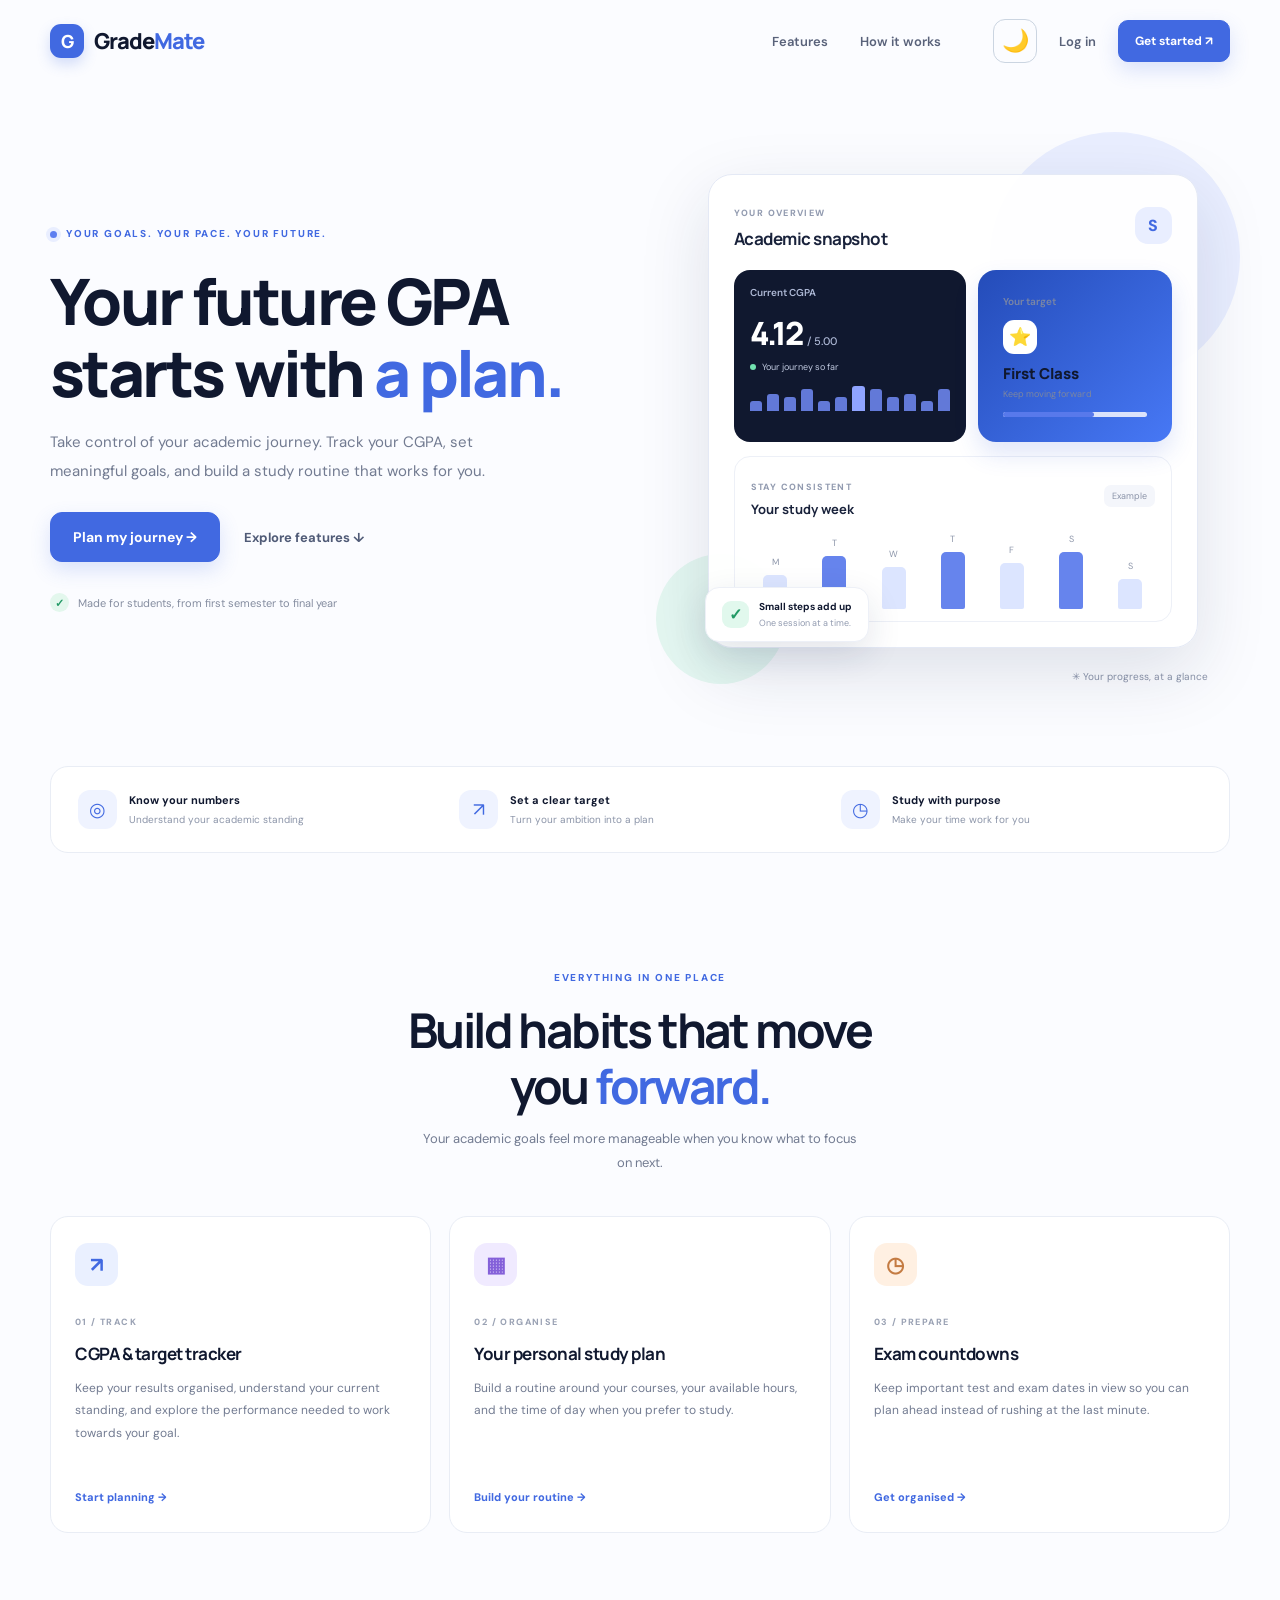
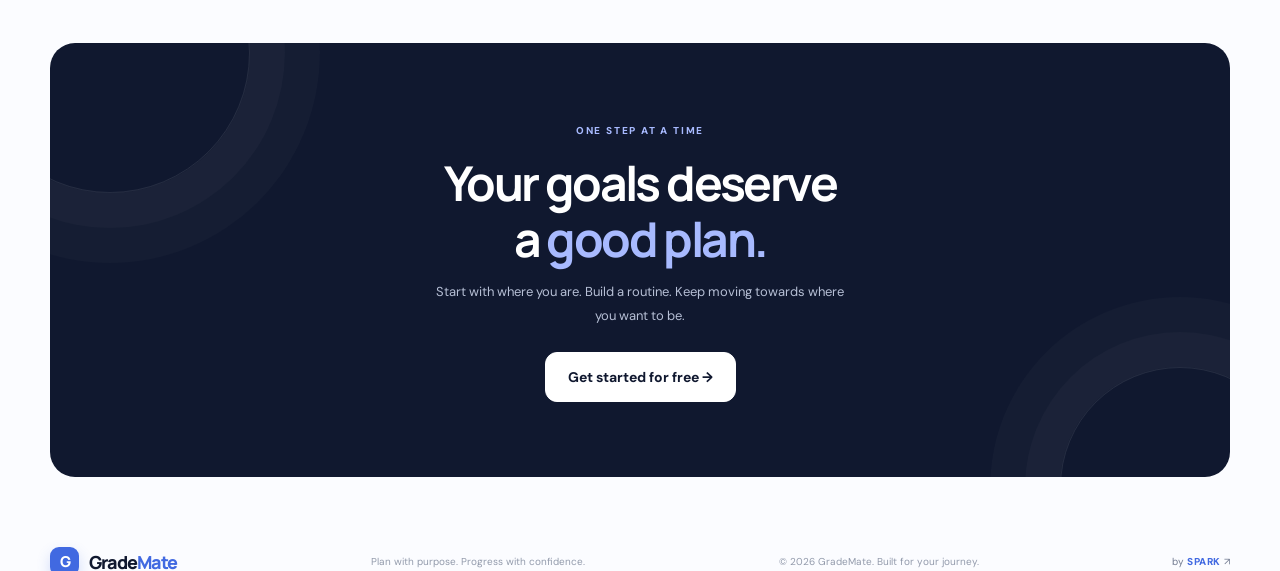
<file: index.html>
<!DOCTYPE html>
<html lang="en">
<head>
    <meta charset="UTF-8">
    <meta name="viewport" content="width=device-width, initial-scale=1.0">
    <meta http-equiv="refresh" content="0; url=landingpage.html">
    <title>GradeMate</title>
</head>
<body>
    <p>Opening GradeMate...</p>
    <a href="landingpage.html">Open GradeMate</a>
</body>
</html>
</file>
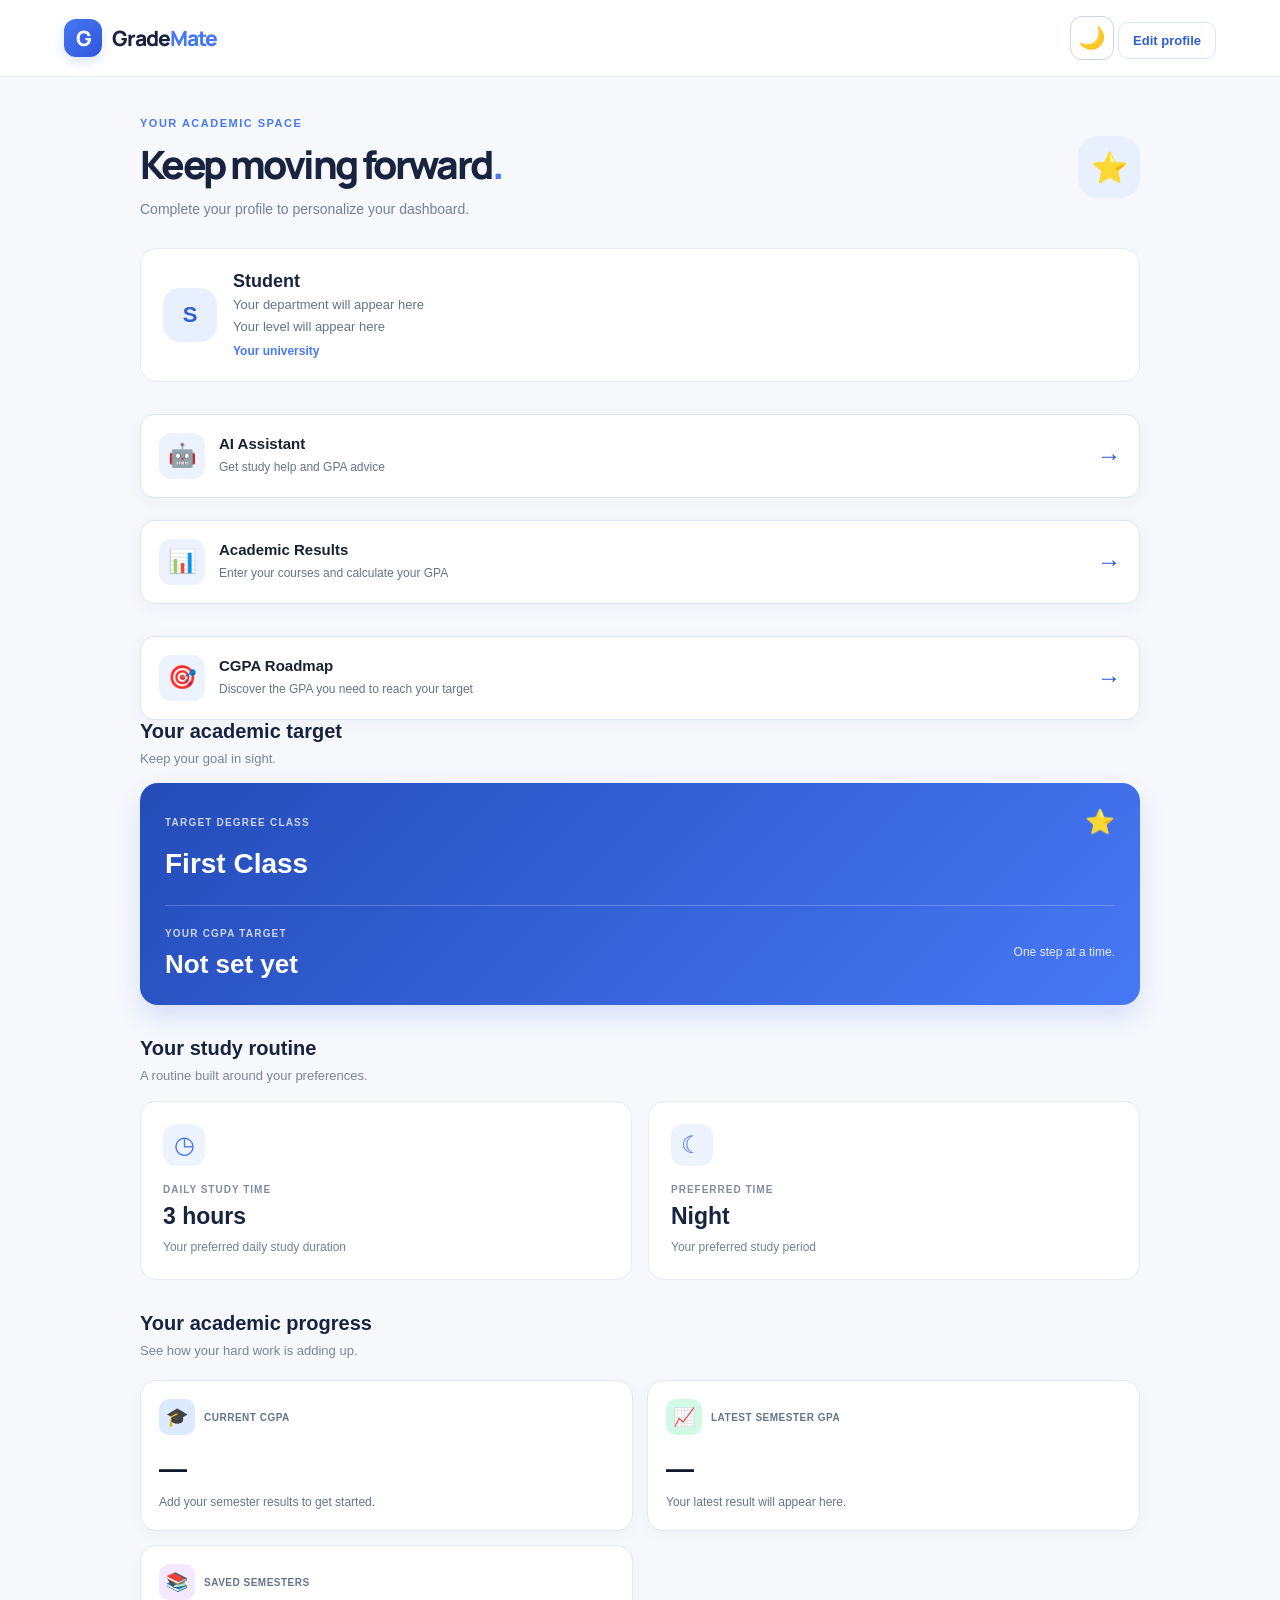
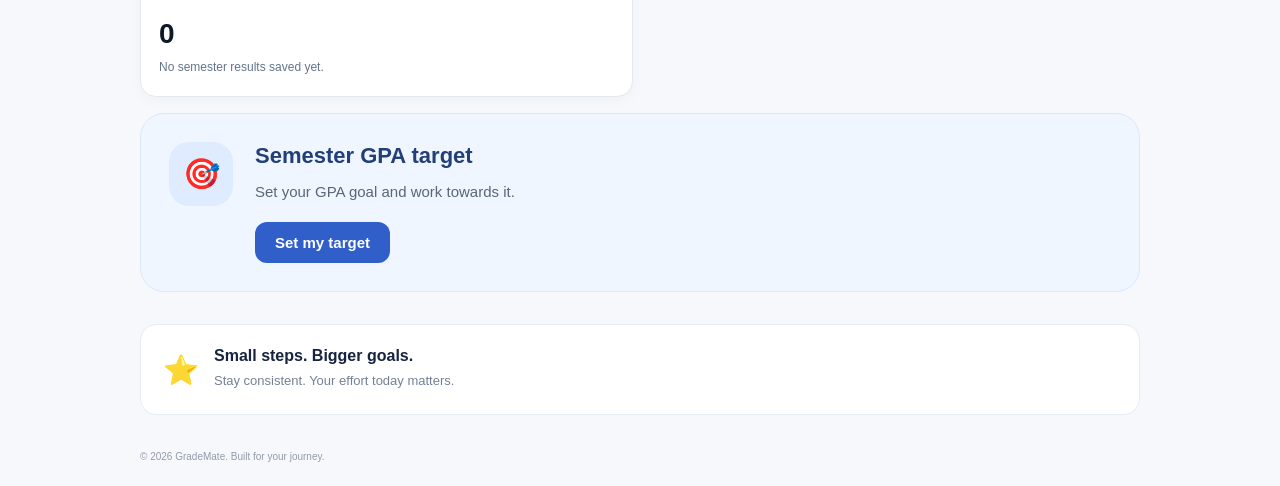
<file: dashboardpage.html>
<!DOCTYPE html>
<html lang="en">
<head>
    <meta charset="UTF-8">
    <meta name="viewport" content="width=device-width, initial-scale=1.0">
    <title>Dashboard | GradeMate</title>
    <link rel="stylesheet" href="style.css">
    <script src="script.js" defer></script>
</head>

<body class="dashboard-page">

    
<header class="dashboard-header">
    <a href="landingpage.html" class="brand">
        <span class="brand-icon">G</span>
        <span>Grade<span class="brand-highlight">Mate</span></span>
    </a>

    <div class="dashboard-header-actions">
        <button
            type="button"
            class="theme-toggle"
            id="themeToggle"
            aria-label="Switch to dark mode"
            aria-pressed="false"
        >
            <span id="themeIcon" aria-hidden="true">🌙</span>
        </button>

        <a href="onboardingpage.html" class="dashboard-edit-link">
            Edit profile
        </a>
    </div>
</header>

    <main class="dashboard-main">

        <section class="dashboard-welcome">
            <div>
                <span class="dashboard-eyebrow">YOUR ACADEMIC SPACE</span>
                <h1>Keep moving forward<span class="welcome-dot">.</span></h1>
                <p id="dashboardSubtitle">
                    Your academic journey, organized in one place.
                </p>
            </div>
            <div class="welcome-symbol">⭐</div>
        </section>

        <section class="dashboard-profile">
            <div class="profile-avatar" id="profileAvatar">S</div>
            <div class="profile-details">
                <h2 id="studentName">Student</h2>
                <p id="studentCourse">Your department will appear here</p>
                <p id="dashboardStudentLevel">Your level will appear here</p>
                <span id="studentSchool" class="profile-school">
                    Your university
                </span>
            </div>
        </section>

        <!-- Academic Results Button -->
        
        <a href="assistantpage.html" class="dashboard-results-button">
    <span class="dashboard-results-icon">🤖</span>
    <span class="dashboard-results-text">
        <strong>AI Assistant</strong>
        <small>Get study help and GPA advice</small>
    </span>
    <span class="dashboard-results-arrow">→</span>
</a>
        <section class="dashboard-section dashboard-results-section">
            <a href="academicresultspage.html" class="dashboard-results-button">
                <span class="dashboard-results-icon">📊</span>

                <span class="dashboard-results-text">
                    <strong>Academic Results</strong>
                    <small>Enter your courses and calculate your GPA</small>
                </span>

                <span class="dashboard-results-arrow">→</span>
            </a>
        </section>
        
         <a href="cgparoadmappage.html" class="dashboard-results-button">
    <span class="dashboard-results-icon">🎯</span>
    <span class="dashboard-results-text">
        <strong>CGPA Roadmap</strong>
        <small>Discover the GPA you need to reach your target</small>
    </span>
    <span class="dashboard-results-arrow">→</span>
</a>

        <section class="dashboard-section">
            <div class="dashboard-section-title">
                <div>
                    <h2>Your academic target</h2>
                    <p>Keep your goal in sight.</p>
                </div>
            </div>

            <div class="target-card">
                <div class="target-card-top">
                    <span class="target-label">TARGET DEGREE CLASS</span>
                    <span class="target-star">⭐</span>
                </div>

                <h3 id="dashboardTargetClass">First Class</h3>

                <div class="target-cgpa-row">
                    <div>
                        <span class="target-label">YOUR CGPA TARGET</span>
                        <p id="dashboardTargetCgpa" class="target-cgpa">
                            Not set yet
                        </p>
                    </div>
                    <div class="target-note">
                        <span>One step at a time.</span>
                    </div>
                </div>
            </div>
        </section>

        <section class="dashboard-section">
            <div class="dashboard-section-title">
                <div>
                    <h2>Your study routine</h2>
                    <p>A routine built around your preferences.</p>
                </div>
            </div>

            <div class="routine-grid">
                <article class="routine-card">
                    <span class="routine-icon">◷</span>
                    <p class="routine-label">DAILY STUDY TIME</p>
                    <h3 id="dashboardStudyHours">3 hours</h3>
                    <p class="routine-description">
                        Your preferred daily study duration
                    </p>
                </article>

                <article class="routine-card">
                    <span class="routine-icon">☾</span>
                    <p class="routine-label">PREFERRED TIME</p>
                    <h3 id="dashboardStudyTime">Night</h3>
                    <p class="routine-description">
                        Your preferred study period
                    </p>
                </article>
            </div>
        </section>

        
<section class="dashboard-section">
    <div class="dashboard-section-title">
        <div>
            <h2>Your academic progress</h2>
            <p>See how your hard work is adding up.</p>
        </div>
    </div>

    <div class="academic-overview-grid">

        <article class="academic-overview-card">
            <div class="overview-card-top">
                <span class="overview-icon cgpa-icon">🎓</span>
                <span class="overview-label">CURRENT CGPA</span>
            </div>
            <h3 id="dashboardCurrentCgpa">—</h3>
            <p id="dashboardCgpaNote">
                Add your semester results to get started.
            </p>
        </article>

        <article class="academic-overview-card">
            <div class="overview-card-top">
                <span class="overview-icon gpa-icon">📈</span>
                <span class="overview-label">LATEST SEMESTER GPA</span>
            </div>
            <h3 id="dashboardLatestGpa">—</h3>
            <p id="dashboardLatestGpaNote">
                Your latest result will appear here.
            </p>
        </article>

        <article class="academic-overview-card">
            <div class="overview-card-top">
                <span class="overview-icon semesters-icon">📚</span>
                <span class="overview-label">SAVED SEMESTERS</span>
            </div>
            <h3 id="dashboardSavedSemesters">0</h3>
            <p id="dashboardSemestersNote">
                No semester results saved yet.
            </p>
        </article>

    </div>
    
    
<article class="dashboard-target-tracker semester-target-card">
    <div class="semester-target-icon">🎯</div>

    <div class="semester-target-content">
        <h3>Semester GPA target</h3>
        <p id="dashboardSemesterTarget">
            Set your GPA goal and work towards it.
        </p>

        <button type="button" id="toggleSemesterTarget"
            class="semester-target-button">
            Set my target
        </button>

        <form id="semesterTargetForm" class="semester-target-form" hidden>
            <label for="targetSemester">Choose semester</label>
            <select id="targetSemester" required>
                <option value="First Semester">1st Semester</option>
                <option value="Second Semester">2nd Semester</option>
            </select>

            <label for="targetGpa">Your target GPA (0–5)</label>
            <input type="number" id="targetGpa"
                min="0" max="5" step="0.01"
                placeholder="e.g. 4.50" required>

            <button type="submit" class="semester-target-button">
                Save target
            </button>

            <p id="semesterTargetMessage" role="status"></p>
        </form>
    </div>
</article>
</section>

        <section class="dashboard-footer-card">
            <span class="footer-spark">⭐</span>
            <div>
                <h3>Small steps. Bigger goals.</h3>
                <p>Stay consistent. Your effort today matters.</p>
            </div>
        </section>

    </main>

    <footer class="auth-footer">
        © 2026 GradeMate. Built for your journey.
    </footer>

</body>
</html>
</file>
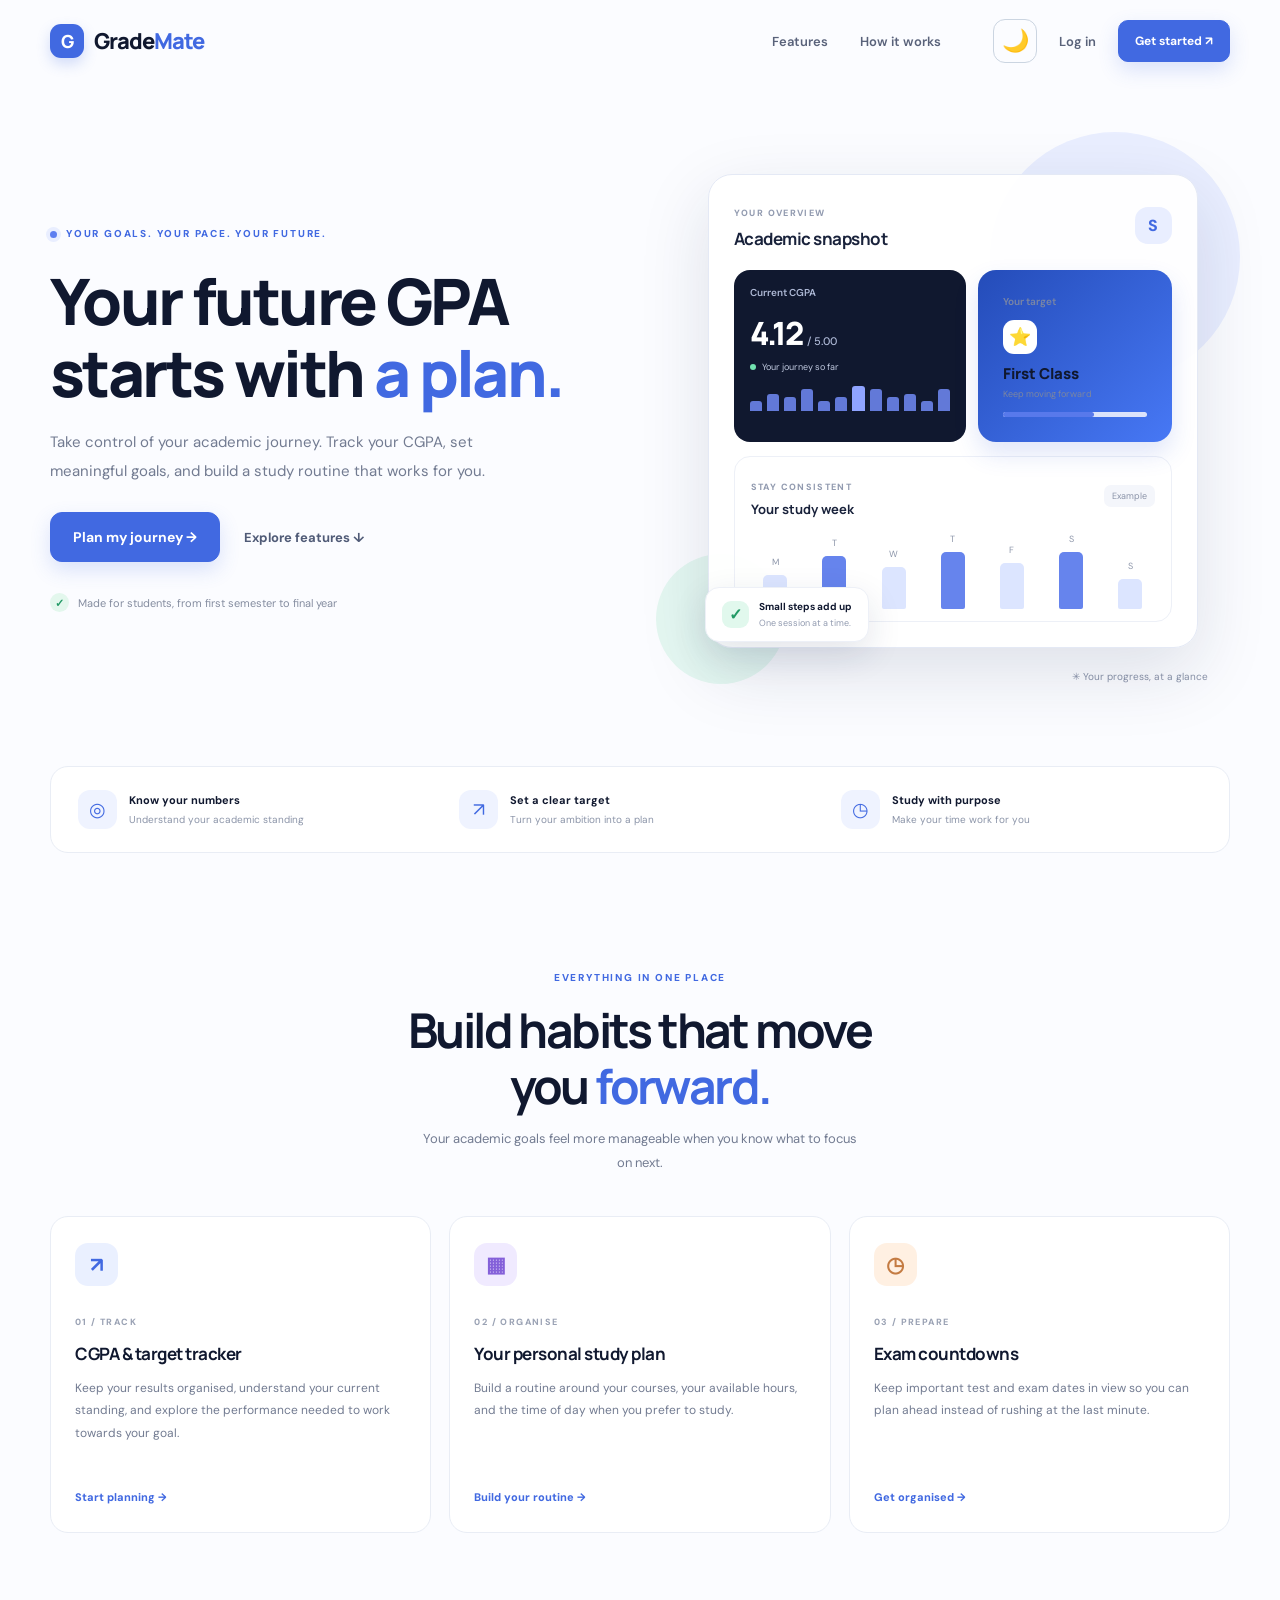
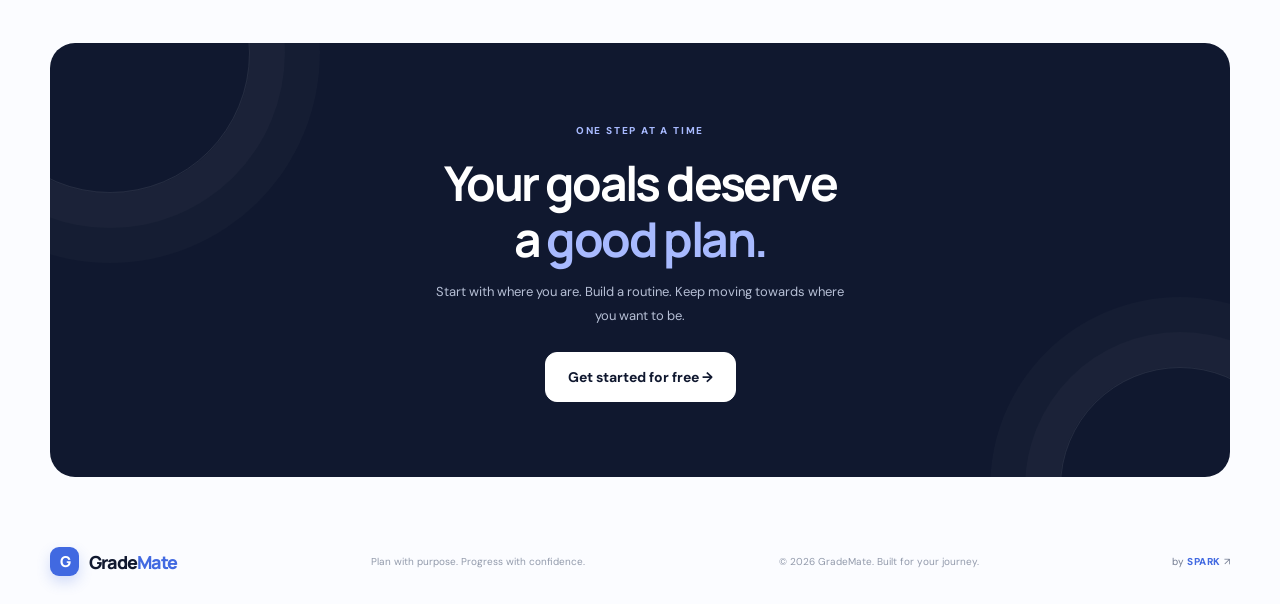
<file: landingpage.html>
<!DOCTYPE html>
<html lang="en">
<head>
  <meta charset="UTF-8">
  <meta name="viewport" content="width=device-width, initial-scale=1.0">
  <meta name="theme-color" content="#10182f">
  <meta name="description" content="Plan your studies, track your CGPA, and work towards your academic goals with GradPath.">
  <title>GradeMate — Your academic journey, planned</title>
  <link rel="stylesheet" href="style.css">
</head>
<body>
  <header class="site-header">
    <a class="brand" href="landingpage.html">
      <span class="brand-mark">G</span>
      <span>Grade<span class="brand-accent">Mate</span></span>
    </a>

    <nav class="desktop-nav">
      <a href="#features">Features</a>
      <a href="#how-it-works">How it works</a>
    </nav>

    
<div class="header-actions">
    <button
        type="button"
        class="theme-toggle"
        id="themeToggle"
        aria-label="Switch to dark mode"
        aria-pressed="false"
    >
        <span id="themeIcon" aria-hidden="true">🌙</span>
    </button>

    <a class="login-link" href="loginpage.html" data-page="loginpage.html">Log in</a>
    <a class="button button-small" href="signuppage.html" data-page="signuppage.html">Get started ↗</a>
</div>
  </header>

  <main>
    <section class="hero">
      <div class="hero-copy">
        <div class="eyebrow">
          <span class="eyebrow-dot"></span>
          YOUR GOALS. YOUR PACE. YOUR FUTURE.
        </div>

        <h1>Your future GPA<br>starts with <span>a plan.</span></h1>

        <p class="hero-description">
          Take control of your academic journey. Track your CGPA,
          set meaningful goals, and build a study routine that works for you.
        </p>

        <div class="hero-actions">
          <a class="button" href="signuppage.html" data-page="signuppage.html">
            Plan my journey →
          </a>
          <a class="text-button" href="#features">Explore features ↓</a>
        </div>

        <div class="trust-row">
          <span class="trust-icon">✓</span>
          <span>Made for students, from first semester to final year</span>
        </div>
      </div>

      <div class="hero-visual">
        <div class="decor decor-one"></div>
        <div class="decor decor-two"></div>

        <div class="dashboard-card">
          <div class="dashboard-top">
            <div>
              <span class="mini-label">YOUR OVERVIEW</span>
              <h2>Academic snapshot</h2>
            </div>
            <span class="avatar">S</span>
          </div>

          <div class="metric-grid">
            <div class="metric-card metric-primary">
              <span class="metric-label">Current CGPA</span>
              <div class="metric-value">4.12 <span>/ 5.00</span></div>
              <div class="metric-foot">
                <span class="status-dot"></span> Your journey so far
              </div>
              <div class="mini-bars">
                <i></i><i></i><i></i><i></i><i></i><i></i>
                <i></i><i></i><i></i><i></i><i></i><i></i>
              </div>
            </div>

            <div class="metric-card target-card">
              <span class="metric-label">Your target</span>
              <div class="target-icon">⭐</div>
              <div class="target-title">First Class</div>
              <span class="target-subtitle">Keep moving forward</span>
              <div class="target-track"><span></span></div>
            </div>
          </div>

          <div class="week-card">
            <div class="week-heading">
              <div>
                <span class="mini-label">STAY CONSISTENT</span>
                <h3>Your study week</h3>
              </div>
              <span class="week-pill">Example</span>
            </div>

            <div class="week-days">
              <div><span>M</span><i class="day-bar bar-1"></i></div>
              <div><span>T</span><i class="day-bar bar-2"></i></div>
              <div><span>W</span><i class="day-bar bar-3"></i></div>
              <div><span>T</span><i class="day-bar bar-4"></i></div>
              <div><span>F</span><i class="day-bar bar-5"></i></div>
              <div><span>S</span><i class="day-bar bar-6"></i></div>
              <div><span>S</span><i class="day-bar bar-7"></i></div>
            </div>
          </div>

          <div class="floating-note">
            <span class="note-check">✓</span>
            <div>
              <strong>Small steps add up</strong>
              <span>One session at a time.</span>
            </div>
          </div>
        </div>

        <div class="visual-caption">✳ Your progress, at a glance</div>
      </div>
    </section>

    <section class="stats-strip">
      <div>
        <span class="stats-icon">◎</span>
        <p><strong>Know your numbers</strong><span>Understand your academic standing</span></p>
      </div>
      <div>
        <span class="stats-icon">↗</span>
        <p><strong>Set a clear target</strong><span>Turn your ambition into a plan</span></p>
      </div>
      <div>
        <span class="stats-icon">◷</span>
        <p><strong>Study with purpose</strong><span>Make your time work for you</span></p>
      </div>
    </section>

    <section class="features section" id="features">
      <div class="section-heading">
        <span class="eyebrow">EVERYTHING IN ONE PLACE</span>
        <h2>Build habits that move<br>you <span>forward.</span></h2>
        <p>Your academic goals feel more manageable when you know what to focus on next.</p>
      </div>

      <div class="feature-grid">
        <article class="feature-card">
          <div class="feature-icon icon-blue">↗</div>
          <span class="feature-number">01 / TRACK</span>
          <h3>CGPA &amp; target tracker</h3>
          <p>Keep your results organised, understand your current standing, and explore the performance needed to work towards your goal.</p>
          <a href="signuppage.html" data-page="signuppage.html">Start planning →</a>
        </article>

        <article class="feature-card">
          <div class="feature-icon icon-lilac">▦</div>
          <span class="feature-number">02 / ORGANISE</span>
          <h3>Your personal study plan</h3>
          <p>Build a routine around your courses, your available hours, and the time of day when you prefer to study.</p>
          <a href="signuppage.html" data-page="signuppage.html">Build your routine →</a>
        </article>

        <article class="feature-card">
          <div class="feature-icon icon-peach">◷</div>
          <span class="feature-number">03 / PREPARE</span>
          <h3>Exam countdowns</h3>
          <p>Keep important test and exam dates in view so you can plan ahead instead of rushing at the last minute.</p>
          <a href="signuppage.html" data-page="signuppage.html">Get organised →</a>
        </article>
      </div>
    </section>

    <section class="cta-section" id="how-it-works">
      <div class="cta-orb orb-a"></div>
      <div class="cta-orb orb-b"></div>

      <span class="eyebrow cta-eyebrow">ONE STEP AT A TIME</span>
      <h2>Your goals deserve<br>a <span>good plan.</span></h2>
      <p>Start with where you are. Build a routine. Keep moving towards where you want to be.</p>
      <a class="button button-light" href="signuppage.html" data-page="signuppage.html">
        Get started for free →
      </a>
    </section>
  </main>

  <footer class="site-footer">
    <a class="brand footer-brand" href="landingpage.html">
      <span class="brand-mark">G</span>
      <span>Grade<span class="brand-accent">Mate</span></span>
    </a>
    <p>Plan with purpose. Progress with confidence.</p>
    <span class="copyright">© <span id="year"></span> GradeMate. Built for your journey.</span>
<a class="spark-link" href="https://YOUR-SPARK-WEBSITE.com" target="_blank" rel="noopener noreferrer">by <strong>SPARK</strong> ↗</a>
  </footer>

  <div class="toast" id="toast" role="status" aria-live="polite"></div>
  <script src="script.js"></script>
</body>
</html>
</file>
<file: style.css>
@import url('https://fonts.googleapis.com/css2?family=DM+Sans:wght@400;500;600;700&family=Manrope:wght@400;500;600;700;800&display=swap');

:root {
  --navy: #10182f;
  --blue: #4169e1;
  --text: #19223b;
  --muted: #727b91;
  --line: #e9edf5;
  --white: #ffffff;
  --page: #fbfcff;
  --shadow: 0 24px 70px rgba(25, 39, 79, .13);
}

* {
  box-sizing: border-box;
}

html {
  scroll-behavior: smooth;
  scroll-padding-top: 90px;
}

body {
  margin: 0;
  background: var(--page);
  color: var(--text);
  font-family: 'DM Sans', sans-serif;
  -webkit-font-smoothing: antialiased;
}

a {
  color: inherit;
  text-decoration: none;
}

.site-header {
  width: min(1180px, calc(100% - 48px));
  min-height: 82px;
  margin: auto;
  display: flex;
  align-items: center;
  justify-content: space-between;
  gap: 24px;
}

.brand {
  display: inline-flex;
  align-items: center;
  gap: 10px;
  color: var(--navy);
  font-family: 'Manrope', sans-serif;
  font-size: 22px;
  font-weight: 800;
  letter-spacing: -1px;
}

.brand-mark {
  width: 34px;
  height: 34px;
  display: grid;
  place-items: center;
  border-radius: 11px;
  background: var(--blue);
  color: white;
  font-size: 18px;
  box-shadow: 0 6px 14px rgba(65,105,225,.22);
}

.brand-accent {
  color: var(--blue);
}

.desktop-nav {
  display: flex;
  align-items: center;
  gap: 32px;
  margin-left: auto;
  margin-right: 28px;
}

.desktop-nav a,
.login-link {
  font-size: 13px;
  font-weight: 600;
  color: #59627a;
}

.desktop-nav a:hover,
.login-link:hover {
  color: var(--blue);
}

.header-actions {
  display: flex;
  align-items: center;
  gap: 22px;
}

.button {
  min-height: 50px;
  padding: 0 22px;
  display: inline-flex;
  align-items: center;
  justify-content: center;
  gap: 12px;
  border: 1px solid var(--blue);
  border-radius: 12px;
  background: var(--blue);
  color: white;
  font-size: 14px;
  font-weight: 700;
  box-shadow: 0 8px 20px rgba(65,105,225,.18);
  transition: transform .2s, box-shadow .2s;
  cursor: pointer;
}

.button:hover {
  transform: translateY(-2px);
  box-shadow: 0 12px 26px rgba(65,105,225,.25);
}

.button-small {
  min-height: 42px;
  padding: 0 16px;
  border-radius: 10px;
  font-size: 12px;
}

.hero {
  width: min(1180px, calc(100% - 48px));
  margin: 0 auto;
  padding: 70px 0 82px;
  display: grid;
  grid-template-columns: 1fr 1fr;
  align-items: center;
  gap: 55px;
}

.hero-copy {
  padding: 8px 0 10px;
}

.eyebrow {
  display: inline-flex;
  align-items: center;
  gap: 9px;
  color: var(--blue);
  font-size: 10px;
  font-weight: 800;
  letter-spacing: 1.8px;
  line-height: 1.6;
}

.eyebrow-dot {
  width: 7px;
  height: 7px;
  border-radius: 50%;
  background: #5d7ef0;
  box-shadow: 0 0 0 4px #e9eeff;
}

h1,
.section-heading h2,
.cta-section h2 {
  font-family: 'Manrope', sans-serif;
  letter-spacing: -2.6px;
}

h1 {
  margin: 22px 0 20px;
  font-size: clamp(42px, 5vw, 66px);
  line-height: 1.12;
  font-weight: 800;
  color: var(--navy);
}

h1 span,
.section-heading h2 span {
  color: var(--blue);
}

.hero-description {
  max-width: 475px;
  color: var(--muted);
  font-size: 15px;
  line-height: 1.9;
  margin-bottom: 27px;
}

.hero-actions {
  display: flex;
  align-items: center;
  gap: 24px;
  flex-wrap: wrap;
}

.text-button {
  display: inline-flex;
  gap: 9px;
  align-items: center;
  font-size: 13px;
  font-weight: 700;
  color: #505b77;
}

.text-button:hover {
  color: var(--blue);
}

.trust-row {
  display: flex;
  align-items: center;
  gap: 9px;
  margin-top: 31px;
  color: #858da0;
  font-size: 11px;
}

.trust-icon {
  width: 19px;
  height: 19px;
  flex-shrink: 0;
  border-radius: 50%;
  display: grid;
  place-items: center;
  background: #e3f7ed;
  color: #219965;
  font-size: 11px;
  font-weight: 800;
}

/* Dashboard illustration */

.hero-visual {
  min-width: 0;
  position: relative;
  padding: 22px 10px 36px 18px;
}

.decor {
  position: absolute;
  border-radius: 50%;
  pointer-events: none;
}

.decor-one {
  width: 250px;
  height: 250px;
  background: #e9eeff;
  right: -10px;
  top: -20px;
}

.decor-two {
  width: 130px;
  height: 130px;
  background: #e4f7f1;
  left: -12px;
  bottom: 0;
}

.dashboard-card {
  position: relative;
  z-index: 1;
  max-width: 490px;
  margin: auto;
  padding: 25px;
  border: 1px solid #e4e9f5;
  border-radius: 24px;
  background: rgba(255,255,255,.96);
  box-shadow: var(--shadow);
}

.dashboard-top,
.week-heading {
  display: flex;
  align-items: center;
  justify-content: space-between;
  gap: 12px;
}

.mini-label {
  color: #929bb0;
  font-size: 9px;
  font-weight: 800;
  letter-spacing: 1.35px;
}

.dashboard-top h2 {
  margin: 6px 0 0;
  font-family: 'Manrope', sans-serif;
  font-size: 17px;
  letter-spacing: -.5px;
}

.avatar {
  width: 37px;
  height: 37px;
  display: grid;
  place-items: center;
  border-radius: 13px;
  background: #e9eeff;
  color: var(--blue);
  font-weight: 800;
}

.metric-grid {
  display: grid;
  grid-template-columns: 1.2fr 1fr;
  gap: 12px;
  margin-top: 20px;
}

.metric-card {
  min-width: 0;
  min-height: 160px;
  position: relative;
  overflow: hidden;
  border-radius: 16px;
  padding: 16px;
}

.metric-primary {
  background: var(--navy);
  color: white;
}

.metric-label {
  display: block;
  color: #aeb9d6;
  font-size: 10px;
  font-weight: 600;
}

.metric-value {
  margin-top: 12px;
  font-family: 'Manrope', sans-serif;
  font-size: 32px;
  font-weight: 800;
  letter-spacing: -1.5px;
}

.metric-value span {
  color: #aeb9d6;
  font-family: 'DM Sans', sans-serif;
  font-size: 11px;
  font-weight: 500;
  letter-spacing: 0;
}

.metric-foot {
  margin-top: 6px;
  color: #c0c9df;
  font-size: 9px;
}

.status-dot {
  display: inline-block;
  width: 6px;
  height: 6px;
  margin-right: 4px;
  border-radius: 50%;
  background: #72e2b0;
}

.mini-bars {
  height: 25px;
  display: flex;
  align-items: end;
  gap: 5px;
  margin-top: 13px;
}

.mini-bars i {
  flex: 1;
  height: 40%;
  border-radius: 3px 3px 0 0;
  background: #6279d8;
}

.mini-bars i:nth-child(2n) { height: 70%; }
.mini-bars i:nth-child(3n) { height: 55%; }
.mini-bars i:nth-child(4n) { height: 90%; }

.mini-bars i:nth-child(7n) {
  height: 100%;
  background: #8fa3ff;
}

.target-card {
  background: #f0f4ff;
}

.target-card .metric-label {
  color: #7a86a5;
}

.target-icon {
  width: 34px;
  height: 34px;
  display: grid;
  place-items: center;
  margin-top: 12px;
  border-radius: 11px;
  background: white;
  color: #496be0;
  font-size: 18px;
}

.target-title {
  margin-top: 9px;
  color: var(--navy);
  font-family: 'Manrope', sans-serif;
  font-size: 15px;
  font-weight: 800;
}

.target-subtitle {
  display: block;
  margin-top: 4px;
  color: #7c86a0;
  font-size: 9px;
}

.target-track {
  height: 5px;
  margin-top: 12px;
  border-radius: 5px;
  background: #dbe3fb;
}

.target-track span {
  display: block;
  width: 63%;
  height: 100%;
  border-radius: inherit;
  background: #5879eb;
}

.week-card {
  margin-top: 14px;
  padding: 17px 16px 12px;
  border: 1px solid #edf0f7;
  border-radius: 16px;
}

.week-heading h3 {
  margin: 5px 0 0;
  font-family: 'Manrope', sans-serif;
  font-size: 13px;
}

.week-pill {
  padding: 5px 8px;
  border-radius: 7px;
  background: #f4f6fb;
  color: #8a93a8;
  font-size: 9px;
}

.week-days {
  height: 76px;
  display: flex;
  justify-content: space-between;
  gap: 10px;
  margin-top: 15px;
}

.week-days > div {
  flex: 1;
  display: flex;
  flex-direction: column;
  align-items: center;
  justify-content: end;
  gap: 7px;
}

.week-days > div > span {
  color: #8d96aa;
  font-size: 9px;
}

.day-bar {
  width: 100%;
  max-width: 24px;
  min-height: 12px;
  border-radius: 5px 5px 2px 2px;
  background: #dce5ff;
}

.bar-1 { height: 45%; }
.bar-2 { height: 70%; background: #6684ed; }
.bar-3 { height: 55%; }
.bar-4 { height: 85%; background: #6684ed; }
.bar-5 { height: 60%; }
.bar-6 { height: 95%; background: #6684ed; }
.bar-7 { height: 40%; }

.floating-note {
  position: absolute;
  z-index: 2;
  left: -4px;
  bottom: 5px;
  display: flex;
  align-items: center;
  gap: 10px;
  padding: 12px 16px;
  border: 1px solid #edf0f7;
  border-radius: 14px;
  background: white;
  box-shadow: 0 12px 35px rgba(25,39,79,.12);
}

.note-check {
  width: 27px;
  height: 27px;
  display: grid;
  place-items: center;
  border-radius: 9px;
  background: #e1f8ed;
  color: #219965;
  font-weight: 800;
}

.floating-note strong,
.floating-note div span {
  display: block;
}

.floating-note strong {
  color: var(--navy);
  font-size: 10px;
}

.floating-note div span {
  margin-top: 4px;
  color: #929bb0;
  font-size: 9px;
}

.visual-caption {
  position: absolute;
  right: 22px;
  bottom: 1px;
  color: #8992a8;
  font-size: 10px;
}

/* Benefits strip */

.stats-strip {
  width: min(1180px, calc(100% - 48px));
  margin: 0 auto;
  padding: 23px 27px;
  display: grid;
  grid-template-columns: repeat(3, 1fr);
  gap: 20px;
  border: 1px solid var(--line);
  border-radius: 18px;
  background: white;
}

.stats-strip > div {
  display: flex;
  align-items: center;
  gap: 12px;
}

.stats-icon {
  flex: 0 0 39px;
  width: 39px;
  height: 39px;
  display: grid;
  place-items: center;
  border-radius: 12px;
  background: #eff3ff;
  color: var(--blue);
  font-size: 19px;
}

.stats-strip p {
  margin: 0;
}

.stats-strip strong,
.stats-strip p span {
  display: block;
}

.stats-strip strong {
  color: var(--navy);
  font-size: 11px;
}

.stats-strip p span {
  margin-top: 5px;
  color: #8b94a8;
  font-size: 10px;
  line-height: 1.5;
}

/* Features */

.section {
  width: min(1180px, calc(100% - 48px));
  margin: auto;
}

.features {
  padding-top: 112px;
  padding-bottom: 110px;
}

.section-heading {
  max-width: 600px;
  margin: 0 auto 42px;
  text-align: center;
}

.section-heading h2,
.cta-section h2 {
  margin: 16px 0 14px;
  color: var(--navy);
  font-size: clamp(34px, 4vw, 48px);
  line-height: 1.16;
}

.section-heading > p {
  max-width: 440px;
  margin: auto;
  color: var(--muted);
  font-size: 13px;
  line-height: 1.8;
}

.feature-grid {
  display: grid;
  grid-template-columns: repeat(3, 1fr);
  gap: 18px;
}

.feature-card {
  min-width: 0;
  padding: 26px 24px;
  border: 1px solid var(--line);
  border-radius: 18px;
  background: white;
  transition: transform .2s, box-shadow .2s;
}

.feature-card:hover {
  transform: translateY(-4px);
  box-shadow: 0 16px 38px rgba(25,39,79,.07);
}

.feature-icon {
  width: 43px;
  height: 43px;
  display: grid;
  place-items: center;
  margin-bottom: 23px;
  border-radius: 13px;
  font-size: 21px;
  font-weight: 700;
}

.icon-blue { color: #4169e1; background: #eaf0ff; }
.icon-lilac { color: #8460d9; background: #f0eaff; }
.icon-peach { color: #c47b42; background: #fff0e2; }

.feature-number {
  color: #9aa2b4;
  font-size: 9px;
  font-weight: 800;
  letter-spacing: 1.4px;
}

.feature-card h3 {
  margin: 12px 0 10px;
  color: var(--navy);
  font-family: 'Manrope', sans-serif;
  font-size: 17px;
  letter-spacing: -.5px;
}

.feature-card p {
  min-height: 88px;
  margin-bottom: 20px;
  color: var(--muted);
  font-size: 12px;
  line-height: 1.85;
}

.feature-card > a {
  display: inline-flex;
  align-items: center;
  gap: 9px;
  color: var(--blue);
  font-size: 11px;
  font-weight: 800;
}

/* Final call to action */

.cta-section {
  position: relative;
  overflow: hidden;
  width: min(1180px, calc(100% - 48px));
  margin: 0 auto 70px;
  padding: 75px 24px;
  border-radius: 25px;
  background: var(--navy);
  text-align: center;
}

.cta-orb {
  position: absolute;
  pointer-events: none;
  border: 1px solid rgba(255,255,255,.09);
  border-radius: 50%;
}

.orb-a {
  width: 280px;
  height: 280px;
  left: -80px;
  top: -130px;
  box-shadow: 0 0 0 35px rgba(255,255,255,.025),
              0 0 0 70px rgba(255,255,255,.02);
}

.orb-b {
  width: 240px;
  height: 240px;
  right: -70px;
  bottom: -130px;
  box-shadow: 0 0 0 35px rgba(255,255,255,.025),
              0 0 0 70px rgba(255,255,255,.02);
}

.cta-eyebrow {
  color: #a8baff;
}

.cta-section h2 {
  position: relative;
  color: white;
}

.cta-section h2 span {
  color: #a8baff;
}

.cta-section > p {
  position: relative;
  max-width: 420px;
  margin: 0 auto 25px;
  color: #b6bfd5;
  font-size: 13px;
  line-height: 1.8;
}

.button-light {
  position: relative;
  background: white;
  border-color: white;
  color: var(--navy);
  box-shadow: none;
}

.button-light:hover {
  background: #f0f3ff;
  box-shadow: none;
}

/* Footer and notifications */

.site-footer {
  width: min(1180px, calc(100% - 48px));
  margin: auto;
  padding: 0 0 28px;
  display: flex;
  align-items: center;
  justify-content: space-between;
  gap: 20px;
}

.footer-brand {
  font-size: 18px;
}

.footer-brand .brand-mark {
  width: 29px;
  height: 29px;
  border-radius: 9px;
  font-size: 15px;
}

.site-footer p,
.copyright {
  margin: 0;
  color: #929aab;
  font-size: 10px;
}

.toast {
  position: fixed;
  z-index: 10;
  left: 50%;
  bottom: 24px;
  width: max-content;
  max-width: calc(100% - 32px);
  padding: 13px 18px;
  border: 1px solid rgba(255,255,255,.1);
  border-radius: 12px;
  background: #192443;
  color: white;
  font-size: 12px;
  line-height: 1.5;
  box-shadow: 0 12px 35px rgba(10,18,40,.25);
  opacity: 0;
  transform: translate(-50%, 12px);
  pointer-events: none;
  transition: opacity .2s, transform .2s;
}

.toast.show {
  opacity: 1;
  transform: translate(-50%, 0);
}

/* Tablet */

@media (max-width: 900px) {
  .desktop-nav {
    gap: 18px;
    margin-right: 10px;
  }

  .hero {
    gap: 28px;
    padding-top: 48px;
  }

  h1 {
    font-size: clamp(40px, 6vw, 55px);
  }

  .dashboard-card {
    padding: 19px;
  }

  .metric-card {
    padding: 13px;
  }

  .metric-value {
    font-size: 27px;
  }

  .stats-strip {
    padding: 20px;
    gap: 13px;
  }

  .feature-card {
    padding: 22px 18px;
  }
}

/* Mobile phones */

@media (max-width: 680px) {
  .site-header {
    width: calc(100% - 32px);
    min-height: 70px;
    gap: 10px;
  }

  .brand {
    font-size: 20px;
    gap: 8px;
  }

  .brand-mark {
    width: 31px;
    height: 31px;
  }

  .desktop-nav {
    display: none;
  }

  .header-actions {
    gap: 13px;
  }

  .login-link {
    font-size: 12px;
  }

  .button-small {
    min-height: 38px;
    padding: 0 12px;
    font-size: 11px;
  }

  .hero {
    width: calc(100% - 36px);
    grid-template-columns: 1fr;
    gap: 34px;
    padding: 45px 0 47px;
  }

  h1 {
    margin-top: 17px;
    font-size: clamp(42px, 11vw, 57px);
    letter-spacing: -2px;
  }

  .hero-description {
    font-size: 14px;
    line-height: 1.85;
  }

  .hero-actions {
    gap: 18px;
  }

  .hero-actions .button {
    min-height: 47px;
    padding: 0 17px;
  }

  .trust-row {
    align-items: flex-start;
    font-size: 10px;
    line-height: 1.6;
  }

  .hero-visual {
    padding: 14px 5px 35px;
  }

  .decor-one {
    width: 180px;
    height: 180px;
    right: -2px;
    top: -10px;
  }

  .decor-two {
    width: 95px;
    height: 95px;
    left: -2px;
  }

  .dashboard-card {
    padding: 17px;
    border-radius: 20px;
  }

  .dashboard-top h2 {
    font-size: 15px;
  }

  .metric-grid {
    gap: 9px;
    margin-top: 16px;
  }

  .metric-card {
    min-height: 148px;
    padding: 12px;
    border-radius: 13px;
  }

  .metric-value {
    font-size: clamp(24px, 7vw, 30px);
  }

  .metric-value span {
    font-size: 9px;
  }

  .metric-foot {
    font-size: 8px;
  }

  .target-title {
    font-size: 13px;
  }

  .week-card {
    padding: 14px 12px 10px;
  }

  .floating-note {
    left: 0;
    bottom: 3px;
    padding: 10px 12px;
  }

  .visual-caption {
    right: 4px;
    font-size: 9px;
  }

  .stats-strip {
    width: calc(100% - 36px);
    grid-template-columns: 1fr;
    gap: 17px;
    padding: 21px;
  }

  .stats-strip strong {
    font-size: 12px;
  }

  .stats-strip p span {
    font-size: 10px;
  }

  .section {
    width: calc(100% - 36px);
  }

  .features {
    padding-top: 78px;
    padding-bottom: 75px;
  }

  .section-heading {
    margin-bottom: 30px;
  }

  .section-heading h2,
  .cta-section h2 {
    font-size: 38px;
    letter-spacing: -1.7px;
  }

  .section-heading > p {
    font-size: 12px;
  }

  .feature-grid {
    grid-template-columns: 1fr;
    gap: 13px;
  }

  .feature-card {
    padding: 23px;
  }

  .feature-card p {
    min-height: 0;
  }

  .cta-section {
    width: calc(100% - 36px);
    margin-bottom: 42px;
    padding: 58px 22px;
    border-radius: 20px;
  }

  .cta-section > p {
    font-size: 12px;
  }

  .site-footer {
    width: calc(100% - 36px);
    flex-wrap: wrap;
    justify-content: space-between;
    gap: 12px;
  }

  .site-footer p {
    order: 3;
    width: 100%;
  }

  .copyright {
    font-size: 9px;
  }
}

@media (prefers-reduced-motion: reduce) {
  *,
  *::before,
  *::after {
    scroll-behavior: auto !important;
    transition-duration: .01ms !important;
    animation-duration: .01ms !important;
  }
}
.spark-link {
  color: #727b91;
  font-size: 10px;
  text-decoration: none;
  white-space: nowrap;
  transition: color 0.2s ease;
}

.spark-link strong {
  color: #4169e1;
  font-weight: 800;
  letter-spacing: 0.5px;
}

.spark-link:hover {
  color: #4169e1;
}

.site-footer {
  flex-wrap: wrap;
}

/* GradeMate sign-up page */

.auth-page {
  min-height: 100vh;
  background: #f6f8fd;
}

.auth-header {
  min-height: 76px;
}

.auth-back {
  color: #65708a;
  font-size: 12px;
  font-weight: 600;
}

.auth-back:hover {
  color: #4169e1;
}

.auth-main {
  width: min(1000px, calc(100% - 40px));
  min-height: 620px;
  margin: 25px auto 45px;
  display: grid;
  grid-template-columns: 1fr 0.85fr;
  overflow: hidden;
  border: 1px solid #e8ecf5;
  border-radius: 24px;
  background: white;
  box-shadow: 0 24px 70px rgba(25, 39, 79, .08);
}

.auth-card {
  padding: 45px clamp(22px, 4vw, 48px);
}

.auth-heading {
  text-align: center;
  margin-bottom: 28px;
}

.auth-symbol {
  width: 45px;
  height: 45px;
  margin: 0 auto 17px;
  display: grid;
  place-items: center;
  border-radius: 15px;
  background: #eaf0ff;
  color: #4169e1;
  font-size: 24px;
}

.auth-heading .eyebrow {
  justify-content: center;
  font-size: 9px;
  letter-spacing: 1.2px;
}

.auth-heading h1 {
  margin: 13px 0 10px;
  font-size: clamp(27px, 3vw, 35px);
  line-height: 1.2;
  letter-spacing: -1.3px;
}

.auth-heading > p {
  max-width: 350px;
  margin: auto;
  color: #788198;
  font-size: 12px;
  line-height: 1.8;
}

#signupForm {
  display: flex;
  flex-direction: column;
  gap: 17px;
}

.form-field {
  display: flex;
  flex-direction: column;
  gap: 8px;
}

.form-field > label {
  color: #26314d;
  font-size: 12px;
  font-weight: 700;
}

.form-field input {
  width: 100%;
  min-width: 0;
  height: 47px;
  padding: 0 13px;
  border: 1px solid #dfe4ef;
  border-radius: 10px;
  outline: none;
  background: #fff;
  color: #19223b;
  font: inherit;
  font-size: 12px;
  transition: border-color .2s, box-shadow .2s;
}

.form-field input::placeholder {
  color: #a2aabc;
}

.form-field input:focus {
  border-color: #4169e1;
  box-shadow: 0 0 0 3px rgba(65, 105, 225, .1);
}

.password-wrap {
  display: flex;
  align-items: center;
  border: 1px solid #dfe4ef;
  border-radius: 10px;
  background: white;
}

.password-wrap:focus-within {
  border-color: #4169e1;
  box-shadow: 0 0 0 3px rgba(65, 105, 225, .1);
}

.password-wrap input {
  flex: 1;
  border: 0;
  box-shadow: none;
  background: transparent;
}

.password-wrap input:focus {
  border: 0;
  box-shadow: none;
}

.password-toggle {
  flex-shrink: 0;
  padding: 10px 12px;
  border: 0;
  background: transparent;
  color: #4169e1;
  font: inherit;
  font-size: 11px;
  font-weight: 700;
  cursor: pointer;
}

.field-hint {
  color: #8992a7;
  font-size: 10px;
}

.terms-row {
  display: flex;
  align-items: flex-start;
  gap: 9px;
  color: #727b91;
  font-size: 10px;
  line-height: 1.7;
  cursor: pointer;
}

.terms-row input {
  flex-shrink: 0;
  width: 15px;
  height: 15px;
  margin-top: 2px;
  accent-color: #4169e1;
}

.auth-submit {
  width: 100%;
  min-height: 49px;
  margin-top: 1px;
  font-family: inherit;
}

.auth-submit span {
  font-size: 17px;
}

.form-message {
  display: none;
  margin: -5px 0 0;
  padding: 11px;
  border-radius: 9px;
  font-size: 11px;
  line-height: 1.6;
}

.form-message.show {
  display: block;
}

.form-message.error {
  background: #fff0f0;
  color: #b42318;
}

.form-message.info {
  background: #edf3ff;
  color: #294da8;
}

.auth-divider {
  display: flex;
  align-items: center;
  gap: 13px;
  margin: 25px 0 20px;
  color: #a0a7b7;
  font-size: 9px;
}

.auth-divider::before,
.auth-divider::after {
  content: "";
  flex: 1;
  height: 1px;
  background: #e9edf5;
}

.auth-switch {
  margin: 0;
  text-align: center;
  color: #7b8499;
  font-size: 11px;
}

.auth-switch a,
.auth-footer a {
  color: #4169e1;
  font-weight: 800;
}

.auth-note {
  margin: 28px 0 0;
  text-align: center;
  color: #a0a7b7;
  font-size: 10px;
}

/* Right-side introduction */

.auth-side {
  position: relative;
  overflow: hidden;
  display: flex;
  align-items: center;
  padding: 42px;
  background: #10182f;
  color: white;
}

.auth-side-content {
  position: relative;
  z-index: 1;
}

.side-tag {
  display: inline-block;
  color: #a8baff;
  font-size: 9px;
  font-weight: 800;
  letter-spacing: 1.7px;
}

.auth-side h2 {
  margin: 22px 0 14px;
  font-family: 'Manrope', sans-serif;
  font-size: clamp(30px, 3vw, 40px);
  line-height: 1.2;
  letter-spacing: -1.5px;
}

.auth-side-content > p {
  margin: 0 0 30px;
  color: #b6bfd5;
  font-size: 12px;
  line-height: 1.9;
}

.side-benefit {
  display: flex;
  align-items: flex-start;
  gap: 12px;
  margin-top: 23px;
}

.side-benefit > span {
  flex-shrink: 0;
  width: 25px;
  height: 25px;
  display: grid;
  place-items: center;
  border-radius: 8px;
  background: rgba(125, 155, 255, .16);
  color: #a8baff;
  font-size: 12px;
}

.side-benefit strong {
  display: block;
  font-size: 12px;
}

.side-benefit p {
  margin: 6px 0 0;
  color: #b6bfd5;
  font-size: 10px;
  line-height: 1.6;
}

.side-decoration {
  position: absolute;
  right: -18px;
  bottom: -105px;
  color: rgba(255,255,255,.045);
  font-family: 'Manrope', sans-serif;
  font-size: 210px;
  font-weight: 800;
  pointer-events: none;
}

.auth-footer {
  width: min(1000px, calc(100% - 40px));
  margin: 0 auto;
  padding-bottom: 24px;
  display: flex;
  justify-content: space-between;
  gap: 12px;
  color: #929aab;
  font-size: 10px;
}

@media (max-width: 720px) {
  .auth-header {
    width: calc(100% - 32px);
  }

  .auth-main {
    width: calc(100% - 28px);
    min-height: 0;
    margin: 12px auto 30px;
    grid-template-columns: 1fr;
    border-radius: 18px;
  }

  .auth-card {
    padding: 32px 23px;
  }

  .auth-heading {
    margin-bottom: 25px;
  }

  .auth-heading h1 {
    font-size: 30px;
  }

  .auth-side {
    padding: 30px 25px;
  }

  .auth-side h2 {
    max-width: 340px;
    font-size: 32px;
  }

  .auth-side-content > p {
    margin-bottom: 20px;
  }

  .side-benefit {
    margin-top: 17px;
  }

  .side-decoration {
    right: -10px;
    bottom: -75px;
    font-size: 155px;
  }

  .auth-footer {
    width: calc(100% - 32px);
  }
}

@media (max-width: 360px) {
  .auth-card {
    padding: 28px 17px;
  }

  .auth-back {
    font-size: 10px;
  }

  .auth-heading .eyebrow {
    font-size: 8px;
    letter-spacing: .8px;
  }
}


/* Login page additions */

.password-label-row {
    display: flex;
    justify-content: space-between;
    align-items: center;
    gap: 12px;
    margin-bottom: 8px;
}

.password-label-row label {
    margin-bottom: 0;
}

.password-label-row a {
    color: #4778f5;
    font-size: 12px;
    text-decoration: none;
    font-weight: 600;
}

.password-label-row a:hover {
    text-decoration: underline;
}

#loginForm .form-field {
    margin-bottom: 25px;
}

#loginMessage:empty {
    display: none;
}

#loginMessage {
    font-size: 13px;
    line-height: 1.5;
    margin: 10px 0 14px;
}


/* GradeMate onboarding page */

.onboarding-main {
    width: min(920px, 92%);
    margin: 42px auto;
}

.onboarding-intro {
    max-width: 680px;
    margin-bottom: 28px;
}

.onboarding-intro h1 {
    font-size: clamp(28px, 5vw, 42px);
    line-height: 1.2;
    margin: 12px 0;
    color: #17233f;
}

.onboarding-intro p {
    color: #69758b;
    line-height: 1.7;
    font-size: 15px;
}

.setup-progress {
    font-size: 11px;
    letter-spacing: 1px;
    color: #4778f5;
    font-weight: 700;
}

.onboarding-card {
    background: #ffffff;
    border: 1px solid #e7ebf3;
    border-radius: 20px;
    padding: clamp(18px, 4vw, 34px);
    box-shadow: 0 12px 36px rgba(23, 35, 63, 0.06);
}

.onboarding-section-heading {
    display: flex;
    align-items: flex-start;
    gap: 14px;
    margin-bottom: 22px;
}

.section-number {
    display: flex;
    align-items: center;
    justify-content: center;
    min-width: 40px;
    height: 40px;
    border-radius: 12px;
    background: #edf3ff;
    color: #4778f5;
    font-size: 13px;
    font-weight: 800;
}

.onboarding-section-heading h2 {
    margin: 0 0 5px;
    font-size: 19px;
    color: #17233f;
}

.onboarding-section-heading p {
    margin: 0;
    color: #7a8497;
    font-size: 13px;
    line-height: 1.5;
}

.onboarding-grid {
    display: grid;
    grid-template-columns: repeat(2, minmax(0, 1fr));
    gap: 20px;
}

.onboarding-grid .form-field {
    min-width: 0;
    margin-bottom: 0;
}

.onboarding-grid label {
    display: block;
    margin-bottom: 8px;
    font-size: 13px;
    font-weight: 600;
    color: #34415b;
}

.onboarding-grid input,
.onboarding-grid select {
    box-sizing: border-box;
    width: 100%;
    min-height: 48px;
    padding: 12px;
    border: 1px solid #dfe5ef;
    border-radius: 10px;
    background: #fff;
    color: #25324b;
    font: inherit;
    font-size: 14px;
}

.onboarding-grid input:focus,
.onboarding-grid select:focus {
    outline: 2px solid #dbe6ff;
    border-color: #4778f5;
}

.onboarding-grid small {
    display: block;
    margin-top: 7px;
    color: #818ba0;
    font-size: 11px;
    line-height: 1.5;
}

.onboarding-divider {
    height: 1px;
    background: #edf0f6;
    margin: 30px 0;
}

.onboarding-note {
    margin: 16px 0 0;
    text-align: center;
    color: #7a8497;
    font-size: 12px;
    line-height: 1.6;
}

@media (max-width: 600px) {
    .onboarding-main {
        margin: 28px auto;
    }

    .onboarding-grid {
        grid-template-columns: 1fr;
        gap: 18px;
    }

    .setup-progress {
        font-size: 9px;
        letter-spacing: 0.4px;
    }

    .onboarding-card {
        border-radius: 15px;
    }
}


/* GradeMate brand logo fix */

.auth-header .brand {
    display: inline-flex;
    align-items: center;
    gap: 10px;
    text-decoration: none;
    color: #17233f;
    font-weight: 800;
    font-size: 21px;
}

.auth-header .brand-icon {
    display: inline-flex;
    align-items: center;
    justify-content: center;
    flex-shrink: 0;
    width: 38px;
    height: 38px;
    border-radius: 12px;
    background: linear-gradient(135deg, #4778f5, #3155d9);
    color: #ffffff;
    font-size: 21px;
    font-weight: 800;
    font-family: Arial, sans-serif;
    box-shadow: 0 5px 12px rgba(71, 120, 245, 0.25);
}

.auth-header .brand-highlight {
    color: #4778f5;
}


/* GradeMate dashboard */

.dashboard-page {
    margin: 0;
    background: #f6f8fc;
    color: #17233f;
    font-family: Arial, sans-serif;
}

.dashboard-header {
    display: flex;
    align-items: center;
    justify-content: space-between;
    gap: 14px;
    padding: 16px 5%;
    background: #ffffff;
    border-bottom: 1px solid #e8edf5;
}

.dashboard-header .brand {
    display: inline-flex;
    align-items: center;
    gap: 10px;
    text-decoration: none;
    color: #17233f;
    font-size: 21px;
    font-weight: 800;
}

.dashboard-header .brand-icon {
    display: inline-flex;
    align-items: center;
    justify-content: center;
    width: 38px;
    height: 38px;
    border-radius: 12px;
    background: linear-gradient(135deg, #4778f5, #3155d9);
    color: #ffffff;
    font-size: 21px;
    font-weight: 800;
    box-shadow: 0 5px 12px rgba(71, 120, 245, 0.2);
}

.dashboard-header .brand-highlight {
    color: #4778f5;
}

.dashboard-edit-link {
    padding: 10px 14px;
    border: 1px solid #dce5f7;
    border-radius: 10px;
    color: #315fce;
    font-size: 13px;
    font-weight: 700;
    text-decoration: none;
}

.dashboard-main {
    width: min(1000px, 92%);
    margin: 36px auto;
}

.dashboard-welcome {
    display: flex;
    align-items: center;
    justify-content: space-between;
    gap: 20px;
    margin-bottom: 26px;
}

.dashboard-eyebrow {
    color: #4778f5;
    font-size: 11px;
    font-weight: 800;
    letter-spacing: 1.5px;
}

.dashboard-welcome h1 {
    margin: 10px 0;
    font-size: clamp(27px, 5vw, 39px);
    line-height: 1.2;
    color: #17233f;
}

.welcome-dot {
    color: #4778f5;
}

.dashboard-welcome p {
    margin: 0;
    color: #758096;
    font-size: 14px;
    line-height: 1.7;
}

.welcome-symbol {
    display: flex;
    align-items: center;
    justify-content: center;
    flex-shrink: 0;
    width: 62px;
    height: 62px;
    border-radius: 20px;
    background: #e8efff;
    color: #4778f5;
    font-size: 30px;
}

.dashboard-profile {
    display: flex;
    align-items: center;
    gap: 16px;
    padding: 22px;
    margin-bottom: 32px;
    border: 1px solid #e6ebf4;
    border-radius: 17px;
    background: #ffffff;
}

.profile-avatar {
    display: flex;
    align-items: center;
    justify-content: center;
    flex-shrink: 0;
    width: 54px;
    height: 54px;
    border-radius: 17px;
    background: #e8efff;
    color: #315fce;
    font-size: 22px;
    font-weight: 800;
}

.profile-details h2 {
    margin: 0 0 5px;
    font-size: 18px;
}

.profile-details p {
    margin: 0 0 7px;
    color: #66738a;
    font-size: 13px;
}

.profile-school {
    color: #4778f5;
    font-size: 12px;
    font-weight: 700;
}

.dashboard-section {
    margin-bottom: 32px;
}

.dashboard-section-title {
    display: flex;
    align-items: center;
    justify-content: space-between;
    margin-bottom: 15px;
}

.dashboard-section-title h2 {
    margin: 0 0 6px;
    font-size: 20px;
}

.dashboard-section-title p {
    margin: 0;
    color: #7a8497;
    font-size: 13px;
    line-height: 1.5;
}

.target-card {
    padding: 25px;
    border-radius: 18px;
    background: linear-gradient(135deg, #244cb9, #4778f5);
    color: #ffffff;
    box-shadow: 0 12px 25px rgba(49, 85, 217, 0.15);
}

.target-card-top {
    display: flex;
    align-items: center;
    justify-content: space-between;
}

.target-label {
    color: rgba(255, 255, 255, 0.75);
    font-size: 10px;
    font-weight: 800;
    letter-spacing: 1.2px;
}

.target-star {
    font-size: 24px;
}

.target-card h3 {
    margin: 12px 0 25px;
    font-size: 28px;
}

.target-cgpa-row {
    display: flex;
    align-items: center;
    justify-content: space-between;
    flex-wrap: wrap;
    gap: 14px;
    padding-top: 17px;
    border-top: 1px solid rgba(255, 255, 255, 0.22);
}

.target-cgpa {
    margin: 8px 0 0;
    font-size: 26px;
    font-weight: 800;
}

.target-note {
    color: rgba(255, 255, 255, 0.85);
    font-size: 12px;
}

.routine-grid {
    display: grid;
    grid-template-columns: repeat(2, minmax(0, 1fr));
    gap: 16px;
}

.routine-card {
    padding: 22px;
    border: 1px solid #e6ebf4;
    border-radius: 16px;
    background: #ffffff;
    min-width: 0;
}

.routine-icon {
    display: flex;
    align-items: center;
    justify-content: center;
    width: 42px;
    height: 42px;
    border-radius: 13px;
    background: #edf3ff;
    color: #4778f5;
    font-size: 24px;
}

.routine-label {
    margin: 18px 0 8px;
    color: #818ba0;
    font-size: 10px;
    font-weight: 800;
    letter-spacing: 1px;
}

.routine-card h3 {
    margin: 0 0 8px;
    font-size: 23px;
    overflow-wrap: anywhere;
}

.routine-description {
    margin: 0;
    color: #758096;
    font-size: 12px;
    line-height: 1.6;
}

.progress-placeholder {
    padding: 30px 22px;
    text-align: center;
    border: 1px dashed #cad6ed;
    border-radius: 17px;
    background: #ffffff;
}

.progress-placeholder-icon {
    display: flex;
    align-items: center;
    justify-content: center;
    width: 50px;
    height: 50px;
    margin: 0 auto 14px;
    border-radius: 15px;
    background: #edf3ff;
    color: #4778f5;
    font-size: 27px;
}

.progress-placeholder h3 {
    margin: 0 0 10px;
    font-size: 18px;
}

.progress-placeholder p {
    max-width: 510px;
    margin: 0 auto;
    color: #758096;
    font-size: 13px;
    line-height: 1.8;
}

.dashboard-footer-card {
    display: flex;
    align-items: center;
    gap: 15px;
    padding: 22px;
    margin-bottom: 30px;
    border: 1px solid #e6ebf4;
    border-radius: 16px;
    background: #ffffff;
}

.footer-spark {
    color: #4778f5;
    font-size: 29px;
}

.dashboard-footer-card h3 {
    margin: 0 0 6px;
    font-size: 16px;
}

.dashboard-footer-card p {
    margin: 0;
    color: #758096;
    font-size: 13px;
    line-height: 1.6;
}

@media (max-width: 600px) {
    .dashboard-header {
        padding: 13px 4%;
    }

    .dashboard-header .brand {
        font-size: 18px;
        gap: 8px;
    }

    .dashboard-header .brand-icon {
        width: 34px;
        height: 34px;
    }

    .dashboard-edit-link {
        padding: 9px 10px;
        font-size: 12px;
    }

    .dashboard-main {
        margin: 26px auto;
    }

    .dashboard-welcome {
        gap: 10px;
    }

    .welcome-symbol {
        width: 45px;
        height: 45px;
        border-radius: 14px;
    }

    .dashboard-profile {
        padding: 16px;
    }

    .routine-grid {
        grid-template-columns: 1fr;
    }

    .target-card {
        padding: 20px;
    }

    .target-card h3 {
        font-size: 24px;
    }
}


/* GradeMate Academic Results Page */

.results-page {
    background: #f5f7fb;
    color: #182230;
    min-height: 100vh;
}

.results-header {
    display: flex;
    align-items: center;
    justify-content: space-between;
    gap: 12px;
    padding: 16px 5%;
    background: #fff;
    border-bottom: 1px solid #e7ebf2;
}

.results-brand {
    display: flex;
    align-items: center;
    gap: 10px;
    color: #182230;
    text-decoration: none;
    font-weight: 700;
}

.results-back {
    color: #2458d3;
    text-decoration: none;
    font-size: 14px;
}

.results-container {
    width: 90%;
    max-width: 1050px;
    margin: 35px auto;
}

.results-intro {
    margin-bottom: 25px;
}

.results-eyebrow {
    color: #2458d3;
    font-size: 12px;
    font-weight: 700;
    letter-spacing: 1.2px;
}

.results-intro h1 {
    font-size: clamp(27px, 5vw, 36px);
    margin: 8px 0;
}

.results-intro > p:last-child,
.results-section-heading p {
    color: #687386;
    font-size: 14px;
    line-height: 1.6;
}

.results-card {
    background: #fff;
    padding: 24px;
    margin-bottom: 22px;
    border: 1px solid #e7ebf2;
    border-radius: 16px;
    box-shadow: 0 4px 18px rgba(25, 45, 80, 0.035);
}

.results-section-heading {
    display: flex;
    align-items: center;
    justify-content: space-between;
    gap: 12px;
    margin-bottom: 20px;
}

.results-section-heading h2,
.gpa-result-card h2 {
    margin: 0 0 6px;
    font-size: 20px;
}

.results-section-heading p {
    margin: 0;
}

.results-fields {
    display: grid;
    grid-template-columns: repeat(3, minmax(0, 1fr));
    gap: 16px;
}

.results-field {
    display: flex;
    flex-direction: column;
    gap: 8px;
}

.results-field label {
    font-size: 13px;
    font-weight: 600;
}

.results-field input,
.results-field select,
.course-input,
.course-select {
    width: 100%;
    min-width: 0;
    box-sizing: border-box;
    padding: 11px 10px;
    border: 1px solid #dce2ec;
    border-radius: 8px;
    background: #fff;
    color: #182230;
    font-size: 14px;
}

.results-field input:focus,
.results-field select:focus,
.course-input:focus,
.course-select:focus {
    outline: 2px solid #c7d6ff;
    border-color: #2458d3;
}

.course-count {
    color: #2458d3;
    background: #edf2ff;
    padding: 7px 10px;
    border-radius: 20px;
    font-size: 12px;
    white-space: nowrap;
}

.results-table-wrap {
    width: 100%;
    overflow-x: auto;
}

.results-table {
    width: 100%;
    border-collapse: collapse;
    text-align: left;
}

.results-table th {
    padding: 12px 8px;
    font-size: 12px;
    color: #687386;
    border-bottom: 1px solid #e7ebf2;
}

.results-table td {
    padding: 10px 6px;
    border-bottom: 1px solid #edf0f5;
    vertical-align: middle;
}

.results-table th:nth-child(1) {
    min-width: 105px;
}

.results-table th:nth-child(2) {
    min-width: 65px;
}

.results-table th:nth-child(3) {
    min-width: 110px;
}

.results-table th:nth-child(4) {
    min-width: 110px;
}

.results-table th:nth-child(5) {
    min-width: 65px;
}

.course-grade {
    font-weight: 700;
    color: #2458d3;
    text-align: center;
}

.remove-course-btn {
    border: 0;
    background: #fff0f0;
    color: #c62828;
    border-radius: 7px;
    padding: 8px;
    cursor: pointer;
}

.results-add-btn,
.results-primary-btn {
    border-radius: 9px;
    padding: 13px 16px;
    font-weight: 600;
    font-size: 14px;
    cursor: pointer;
}

.results-add-btn {
    margin-top: 18px;
    border: 1px solid #d5def5;
    background: #fff;
    color: #2458d3;
}

.results-primary-btn {
    width: 100%;
    margin-top: 20px;
    border: 0;
    background: #2458d3;
    color: #fff;
}

.results-primary-btn:hover {
    background: #1947b5;
}

.results-note {
    margin-top: 18px;
    color: #687386;
    font-size: 12px;
    line-height: 1.7;
}

.results-message {
    font-size: 13px;
    line-height: 1.6;
}

.results-message.error {
    color: #c62828;
}

.results-message.success {
    color: #16804a;
}

.gpa-result-card {
    border-top: 4px solid #2458d3;
}

.gpa-score-display {
    margin: 20px 0;
    color: #2458d3;
}

.gpa-score-display span:first-child {
    font-size: 48px;
    font-weight: 750;
}

.gpa-out-of {
    color: #687386;
    font-size: 16px;
}

.gpa-summary-grid {
    display: grid;
    grid-template-columns: repeat(3, minmax(0, 1fr));
    gap: 12px;
}

.gpa-summary-item {
    display: flex;
    flex-direction: column;
    gap: 10px;
    padding: 15px;
    border-radius: 10px;
    background: #f5f7fb;
}

.gpa-summary-item span {
    color: #687386;
    font-size: 12px;
}

.gpa-summary-item strong {
    font-size: 20px;
}

.results-footer {
    padding: 24px 5%;
    text-align: center;
    color: #687386;
    font-size: 12px;
}

@media (max-width: 700px) {
    .results-container {
        width: 92%;
        margin: 24px auto;
    }

    .results-card {
        padding: 17px;
    }

    .results-fields {
        grid-template-columns: 1fr;
    }

    .gpa-summary-grid {
        grid-template-columns: 1fr;
    }

    .results-section-heading {
        align-items: flex-start;
    }
}


/* Consistent GradeMate logo on Academic Results */

.results-brand .brand-icon {
    display: inline-flex;
    align-items: center;
    justify-content: center;
    flex-shrink: 0;
    width: 40px;
    height: 40px;
    border-radius: 12px;
    background: #2458d3;
    color: #ffffff;
    font-size: 23px;
    font-weight: 800;
    line-height: 1;
    box-shadow: 0 4px 10px rgba(36, 88, 211, 0.2);
}


/* GradeMate dashboard Academic Results button */

.dashboard-results-section {
    margin-top: 22px;
}

.dashboard-results-button {
    display: flex;
    align-items: center;
    gap: 14px;
    width: 100%;
    box-sizing: border-box;
    padding: 18px;
    background: #ffffff;
    color: #182230;
    border: 1px solid #dce5f5;
    border-radius: 14px;
    text-decoration: none;
    box-shadow: 0 4px 16px rgba(25, 45, 80, 0.04);
    transition: border-color 0.2s, transform 0.2s;
}

.dashboard-results-button:hover {
    border-color: #2458d3;
    transform: translateY(-2px);
}

.dashboard-results-icon {
    display: flex;
    align-items: center;
    justify-content: center;
    flex-shrink: 0;
    width: 46px;
    height: 46px;
    border-radius: 12px;
    background: #edf2ff;
    font-size: 23px;
}

.dashboard-results-text {
    flex: 1;
    min-width: 0;
}

.dashboard-results-text strong,
.dashboard-results-text small {
    display: block;
}

.dashboard-results-text strong {
    font-size: 15px;
    margin-bottom: 6px;
}

.dashboard-results-text small {
    color: #687386;
    font-size: 12px;
    line-height: 1.5;
}

.dashboard-results-arrow {
    color: #2458d3;
    font-size: 24px;
    flex-shrink: 0;
}


/* GradeMate session GPA, CGPA and advice sections */

.results-description {
    color: #687386;
    font-size: 14px;
    line-height: 1.7;
    margin: 10px 0 20px;
}

.aggregate-result {
    margin-top: 22px;
    padding: 20px;
    border-radius: 12px;
    background: #f2f5ff;
    border: 1px solid #dce5ff;
}

.aggregate-label {
    color: #2458d3;
    font-size: 12px;
    font-weight: 700;
    letter-spacing: 1px;
}

.aggregate-score {
    display: flex;
    align-items: baseline;
    gap: 7px;
    margin: 10px 0;
    color: #2458d3;
}

.aggregate-score span:first-child {
    font-size: 40px;
    font-weight: 750;
}

.aggregate-score span:last-child {
    color: #687386;
    font-size: 15px;
}

.advice-card {
    background: #ffffff;
    border-top: 4px solid #2458d3;
}

.advice-icon {
    display: flex;
    align-items: center;
    justify-content: center;
    width: 44px;
    height: 44px;
    margin-bottom: 16px;
    border-radius: 12px;
    background: #edf2ff;
    color: #2458d3;
    font-size: 25px;
}

.advice-card h2 {
    margin: 8px 0;
    font-size: 22px;
}

.advice-card > p:not(.results-eyebrow) {
    color: #687386;
    font-size: 14px;
    line-height: 1.8;
}


/* Saved Academic Results */

.saved-results-section {
    margin-top: 24px;
}

.results-section-heading {
    margin-bottom: 18px;
}

.results-section-heading h2 {
    margin-bottom: 8px;
}

.results-section-heading p {
    color: #64748b;
    line-height: 1.6;
}

.saved-results-empty {
    padding: 24px 16px;
    text-align: center;
    background: #f8fafc;
    border: 1px dashed #cbd5e1;
    border-radius: 14px;
    color: #64748b;
}

.saved-semesters-list {
    display: grid;
    gap: 14px;
}

.saved-semester-card {
    padding: 18px;
    border: 1px solid #e2e8f0;
    border-radius: 14px;
    background: #ffffff;
}

.saved-semester-top {
    display: flex;
    justify-content: space-between;
    align-items: flex-start;
    gap: 12px;
    margin-bottom: 14px;
}

.saved-semester-card h3 {
    margin: 0 0 6px;
    color: #0f172a;
    font-size: 16px;
}

.saved-semester-meta {
    margin: 0;
    color: #64748b;
    font-size: 13px;
    line-height: 1.6;
}

.saved-semester-gpa {
    color: #2563eb;
    font-size: 25px;
    font-weight: 700;
    white-space: nowrap;
}

.saved-semester-stats {
    display: flex;
    flex-wrap: wrap;
    gap: 14px;
    margin-bottom: 16px;
    color: #475569;
    font-size: 13px;
}

.saved-semester-actions {
    display: flex;
    flex-wrap: wrap;
    gap: 10px;
}

.saved-semester-actions button {
    padding: 10px 14px;
    border: 0;
    border-radius: 8px;
    cursor: pointer;
    font-weight: 600;
}

.saved-result-edit {
    background: #2563eb;
    color: #ffffff;
}

.saved-result-delete {
    background: #fee2e2;
    color: #b91c1c;
}

@media (max-width: 480px) {
    .saved-semester-card {
        padding: 14px;
    }

    .saved-semester-top {
        flex-direction: column;
    }
}


/* Dashboard Academic Progress Overview */
.academic-overview-grid {
    display: grid;
    grid-template-columns: repeat(2, minmax(0, 1fr));
    gap: 14px;
    margin-top: 20px;
}

.academic-overview-card {
    min-width: 0;
    padding: 18px;
    background: #ffffff;
    border: 1px solid #e2e8f0;
    border-radius: 16px;
    box-shadow: 0 4px 14px rgba(15, 23, 42, 0.03);
}

.overview-card-top {
    display: flex;
    align-items: center;
    gap: 9px;
    margin-bottom: 18px;
}

.overview-icon {
    width: 36px;
    height: 36px;
    display: flex;
    align-items: center;
    justify-content: center;
    border-radius: 10px;
    font-size: 18px;
    flex-shrink: 0;
}

.cgpa-icon {
    background: #dbeafe;
}

.gpa-icon {
    background: #d1fae5;
}

.semesters-icon {
    background: #f3e8ff;
}

.overview-label {
    color: #64748b;
    font-size: 10px;
    font-weight: 700;
    letter-spacing: 0.5px;
    line-height: 1.5;
}

.academic-overview-card h3 {
    margin: 0 0 8px;
    color: #0f172a;
    font-size: 28px;
    font-weight: 750;
}

.academic-overview-card p {
    margin: 0;
    color: #64748b;
    font-size: 12px;
    line-height: 1.6;
    overflow-wrap: anywhere;
}

.dashboard-target-tracker {
    display: flex;
    align-items: flex-start;
    gap: 14px;
    margin-top: 16px;
    padding: 20px;
    background: #eff6ff;
    border: 1px solid #dbeafe;
    border-radius: 16px;
}

.target-tracker-icon {
    display: flex;
    align-items: center;
    justify-content: center;
    width: 42px;
    height: 42px;
    flex-shrink: 0;
    background: #dbeafe;
    border-radius: 12px;
    font-size: 21px;
}

.target-tracker-content {
    min-width: 0;
}

.target-tracker-content h3 {
    margin: 0 0 8px;
    color: #1e3a8a;
    font-size: 16px;
}

.target-tracker-content p {
    margin: 0 0 12px;
    color: #475569;
    font-size: 13px;
    line-height: 1.7;
}

.target-tracker-content a {
    color: #1d4ed8;
    font-size: 13px;
    font-weight: 700;
    text-decoration: none;
}

.target-tracker-content a:hover {
    text-decoration: underline;
}

@media (max-width: 380px) {
    .academic-overview-grid {
        grid-template-columns: 1fr;
    }
}


/* Semester GPA Target Card */
.semester-target-card {
    display: flex;
    align-items: flex-start;
    gap: 22px;
    padding: 28px;
    background: #f0f6ff;
    border: 1px solid #dce8fa;
    border-radius: 24px;
    box-sizing: border-box;
    width: 100%;
}

.semester-target-icon {
    display: flex;
    align-items: center;
    justify-content: center;
    flex: 0 0 64px;
    width: 64px;
    height: 64px;
    background: #dfebff;
    border-radius: 20px;
    font-size: 30px;
}

.semester-target-content {
    flex: 1;
    min-width: 0;
}

.semester-target-content h3 {
    margin: 0 0 10px;
    color: #233f78;
    font-size: 22px;
    line-height: 1.3;
}

.semester-target-content > p {
    margin: 0 0 18px;
    color: #596579;
    font-size: 15px;
    line-height: 1.6;
}

.semester-target-button {
    border: none;
    border-radius: 12px;
    padding: 12px 20px;
    background: #315fca;
    color: #fff;
    font-size: 15px;
    font-weight: 600;
    cursor: pointer;
}

.semester-target-button:hover {
    background: #244da9;
}

.semester-target-form {
    margin-top: 22px;
    padding: 20px;
    background: #fff;
    border: 1px solid #e1e8f3;
    border-radius: 16px;
}

.semester-target-form[hidden] {
    display: none;
}

.semester-target-form label {
    display: block;
    margin: 0 0 8px;
    color: #34435d;
    font-size: 14px;
    font-weight: 600;
}

.semester-target-form input,
.semester-target-form select {
    display: block;
    width: 100%;
    min-height: 46px;
    margin: 0 0 18px;
    padding: 10px 12px;
    border: 1px solid #d5deeb;
    border-radius: 10px;
    background: #fff;
    color: #26344c;
    font-size: 15px;
    box-sizing: border-box;
}

.semester-target-form input:focus,
.semester-target-form select:focus {
    outline: 2px solid #b8ceff;
    border-color: #315fca;
}

.semester-target-form #semesterTargetMessage {
    margin: 12px 0 0;
    color: #315fca;
    font-size: 14px;
}

@media (max-width: 480px) {
    .semester-target-card {
        gap: 14px;
        padding: 20px 16px;
        border-radius: 20px;
    }

    .semester-target-icon {
        flex-basis: 48px;
        width: 48px;
        height: 48px;
        font-size: 24px;
        border-radius: 15px;
    }

    .semester-target-content h3 {
        font-size: 19px;
    }

    .semester-target-form {
        padding: 14px;
    }
}

/* ==========================================
   GradeMate Dark Mode - updated safe styling
   ========================================== */
html { color-scheme: light; }
html[data-theme="dark"] { color-scheme: dark; }

html[data-theme="dark"] body,
html[data-theme="dark"] .auth-page,
html[data-theme="dark"] .dashboard-page,
html[data-theme="dark"] .results-page {
    background-color: #0f172a;
    color: #e2e8f0;
}

/* Shared headers and footers */
html[data-theme="dark"] .auth-header,
html[data-theme="dark"] .dashboard-header,
html[data-theme="dark"] .results-header,
html[data-theme="dark"] .site-header,
html[data-theme="dark"] .site-footer,
html[data-theme="dark"] .dashboard-footer-card,
html[data-theme="dark"] .results-footer {
    background-color: #111827;
    color: #e2e8f0;
    border-color: #334155;
}

/* White panels/cards used across the different pages */
html[data-theme="dark"] .auth-main,
html[data-theme="dark"] .auth-side,
html[data-theme="dark"] .dashboard-card,
html[data-theme="dark"] .dashboard-profile,
html[data-theme="dark"] .dashboard-section,
html[data-theme="dark"] .dashboard-target-tracker,
html[data-theme="dark"] .academic-overview-card,
html[data-theme="dark"] .metric-card,
html[data-theme="dark"] .routine-card,
html[data-theme="dark"] .dashboard-results-section,
html[data-theme="dark"] .results-card,
html[data-theme="dark"] .gpa-result-card,
html[data-theme="dark"] .saved-semester-card,
html[data-theme="dark"] .saved-results-section,
html[data-theme="dark"] .onboarding-card,
html[data-theme="dark"] .feature-card {
    background-color: #1e293b;
    color: #e2e8f0;
    border-color: #334155;
}

/* Text colours: do not globally recolour every element or graphic */
html[data-theme="dark"] .auth-heading h1,
html[data-theme="dark"] .auth-heading p,
html[data-theme="dark"] .form-field > label,
html[data-theme="dark"] .dashboard-welcome h1,
html[data-theme="dark"] .dashboard-welcome p,
html[data-theme="dark"] .dashboard-section-title,
html[data-theme="dark"] .profile-details,
html[data-theme="dark"] .results-section-heading h2,
html[data-theme="dark"] .results-section-heading p,
html[data-theme="dark"] .results-intro,
html[data-theme="dark"] .onboarding-intro,
html[data-theme="dark"] .onboarding-note,
html[data-theme="dark"] .feature-card h3,
html[data-theme="dark"] .feature-card p {
    color: #e2e8f0;
}

html[data-theme="dark"] .auth-heading > p,
html[data-theme="dark"] .dashboard-welcome p,
html[data-theme="dark"] .results-description,
html[data-theme="dark"] .results-note,
html[data-theme="dark"] .onboarding-note {
    color: #aab7ca;
}

/* Inputs */
html[data-theme="dark"] input,
html[data-theme="dark"] select,
html[data-theme="dark"] textarea,
html[data-theme="dark"] .form-field input,
html[data-theme="dark"] .results-field input,
html[data-theme="dark"] .results-field select,
html[data-theme="dark"] .course-input,
html[data-theme="dark"] .course-select,
html[data-theme="dark"] .semester-target-form input,
html[data-theme="dark"] .semester-target-form select {
    background-color: #0f172a;
    color: #f8fafc;
    border-color: #475569;
}
html[data-theme="dark"] input::placeholder,
html[data-theme="dark"] textarea::placeholder {
    color: #94a3b8;
}

/* Nested forms and tables */
html[data-theme="dark"] .semester-target-form {
    background-color: #162235;
    color: #e2e8f0;
    border-color: #334155;
}
html[data-theme="dark"] .semester-target-form label,
html[data-theme="dark"] .semester-target-form #semesterTargetMessage {
    color: #cbd5e1;
}
html[data-theme="dark"] .results-table th {
    color: #cbd5e1;
    border-color: #334155;
}
html[data-theme="dark"] .results-table td {
    color: #e2e8f0;
    border-color: #334155;
}

/* Preserve colourful brand marks, hero artwork, gradients and primary buttons.
   These rules intentionally do not set global button or link colours. */
html[data-theme="dark"] .auth-header .brand,
html[data-theme="dark"] .dashboard-header .brand,
html[data-theme="dark"] .brand {
    color: #f8fafc;
}
html[data-theme="dark"] .auth-back,
html[data-theme="dark"] .dashboard-edit-link,
html[data-theme="dark"] .results-back {
    color: #a9c4ff;
    border-color: #475569;
}

/* Icon-only moon/sun toggle */
.theme-toggle {
    display: inline-flex;
    align-items: center;
    justify-content: center;
    width: 44px;
    height: 44px;
    padding: 0;
    border: 1px solid #cbd5e1;
    border-radius: 12px;
    background: transparent;
    color: inherit;
    font-size: 22px;
    cursor: pointer;
}
html[data-theme="dark"] .theme-toggle {
    border-color: #475569;
    background-color: #1e293b;
    color: #f8fafc;
}
.theme-toggle:focus-visible {
    outline: 2px solid #3b82f6;
    outline-offset: 3px;
}


/* GradeMate: readability and button fixes */

/* 1. Make dashboard academic figures readable in dark mode */
html[data-theme="dark"] .academic-overview-card {
    background: #1e293b;
    border-color: #334155;
}

html[data-theme="dark"] .academic-overview-card h3,
html[data-theme="dark"] .academic-overview-card .overview-label {
    color: #f1f5f9;
}

html[data-theme="dark"] .academic-overview-card p {
    color: #cbd5e1;
}

html[data-theme="dark"] .academic-overview-card .overview-icon {
    color: #172033;
}

/* 2. Give the Save my profile button more breathing room */
#onboardingForm button[type="submit"] {
    margin-top: 14px;
    border-radius: 10px;
}

/* 3. Make the login button match the Create account button */
#loginForm button[type="submit"] {
    background: #4169e1;
    color: #ffffff;
    border: none;
    border-radius: 10px;
}

#loginForm button[type="submit"]:hover {
    background: #3158ce;
}
    
/* Keep the onboarding submit button blue too */
#onboardingForm button[type="submit"] {
    background: #4169e1;
    color: #ffffff;
    border: none;
}

#onboardingForm button[type="submit"]:hover {
    background: #3158ce;
}

/* Make sure dark-mode rules don't turn these buttons grey */
html[data-theme="dark"] #loginForm button[type="submit"],
html[data-theme="dark"] #onboardingForm button[type="submit"] {
    background: #4169e1;
    color: #ffffff;
}


/* Dark mode: Semester GPA target readability */
html[data-theme="dark"] .semester-target-card h3,
html[data-theme="dark"] .semester-target-content h3 {
    color: #f1f5f9;
}

html[data-theme="dark"] #dashboardSemesterTarget {
    color: #cbd5e1;
}

html[data-theme="dark"] .semester-target-card p {
    color: #cbd5e1;
}

html[data-theme="dark"] .semester-target-card .semester-target-icon {
    color: #ffffff;
}

html[data-theme="dark"] .semester-target-form label {
    color: #e2e8f0;
}

html[data-theme="dark"] #semesterTargetMessage {
    color: #e2e8f0;
}

table {
    outline: 3px solid blue !important;
}
</file>
